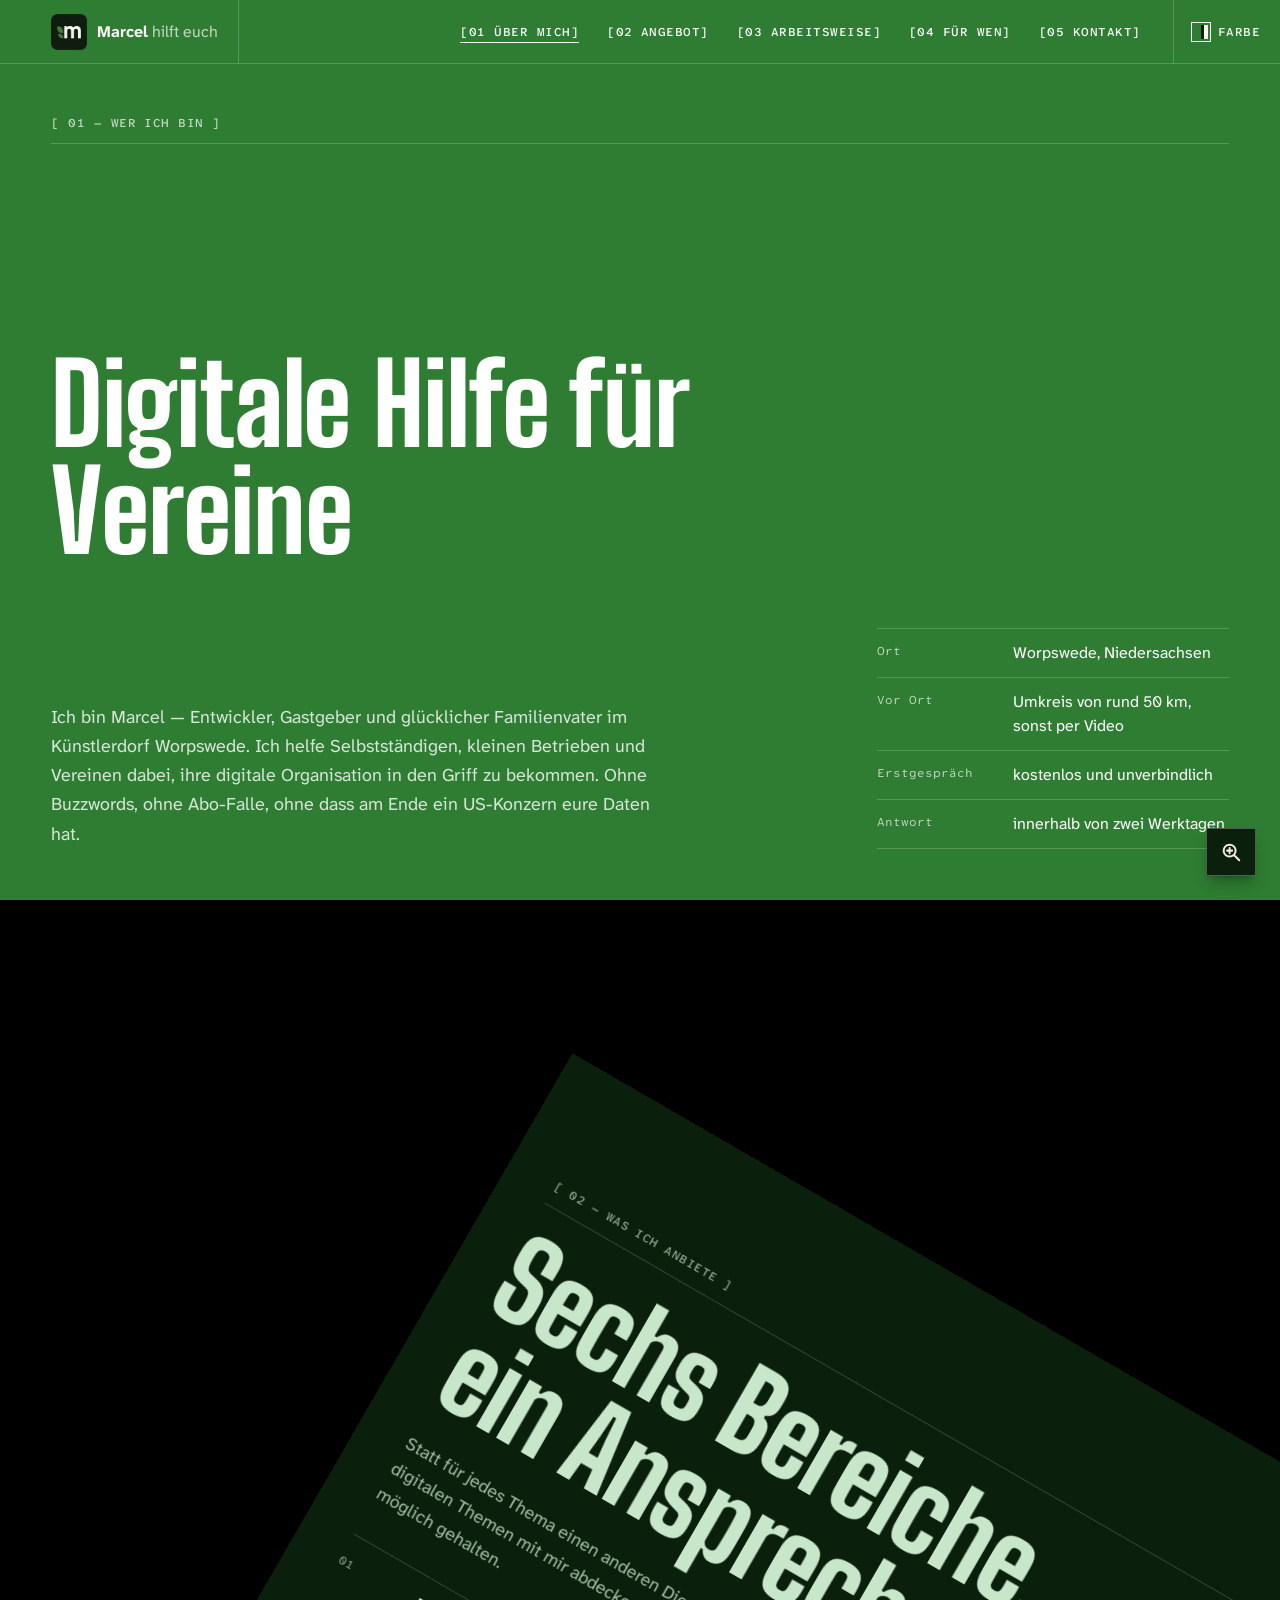
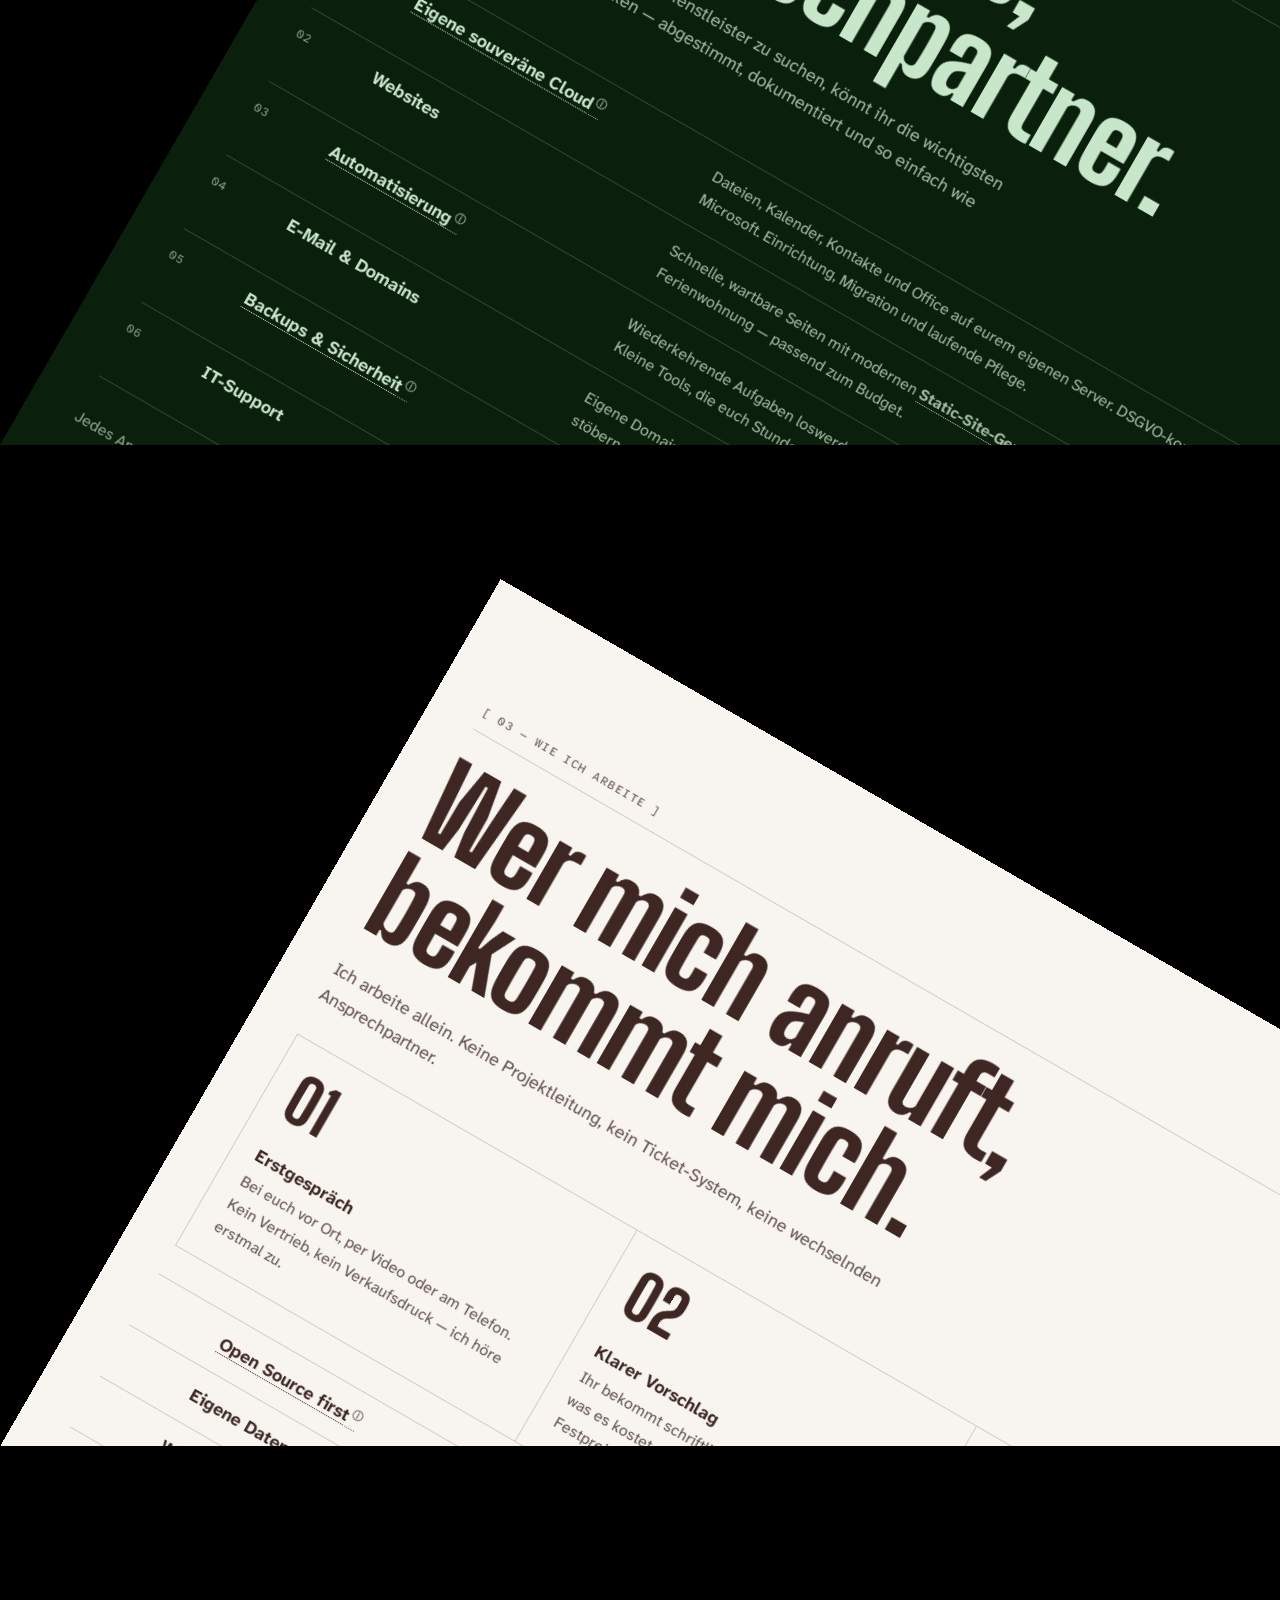
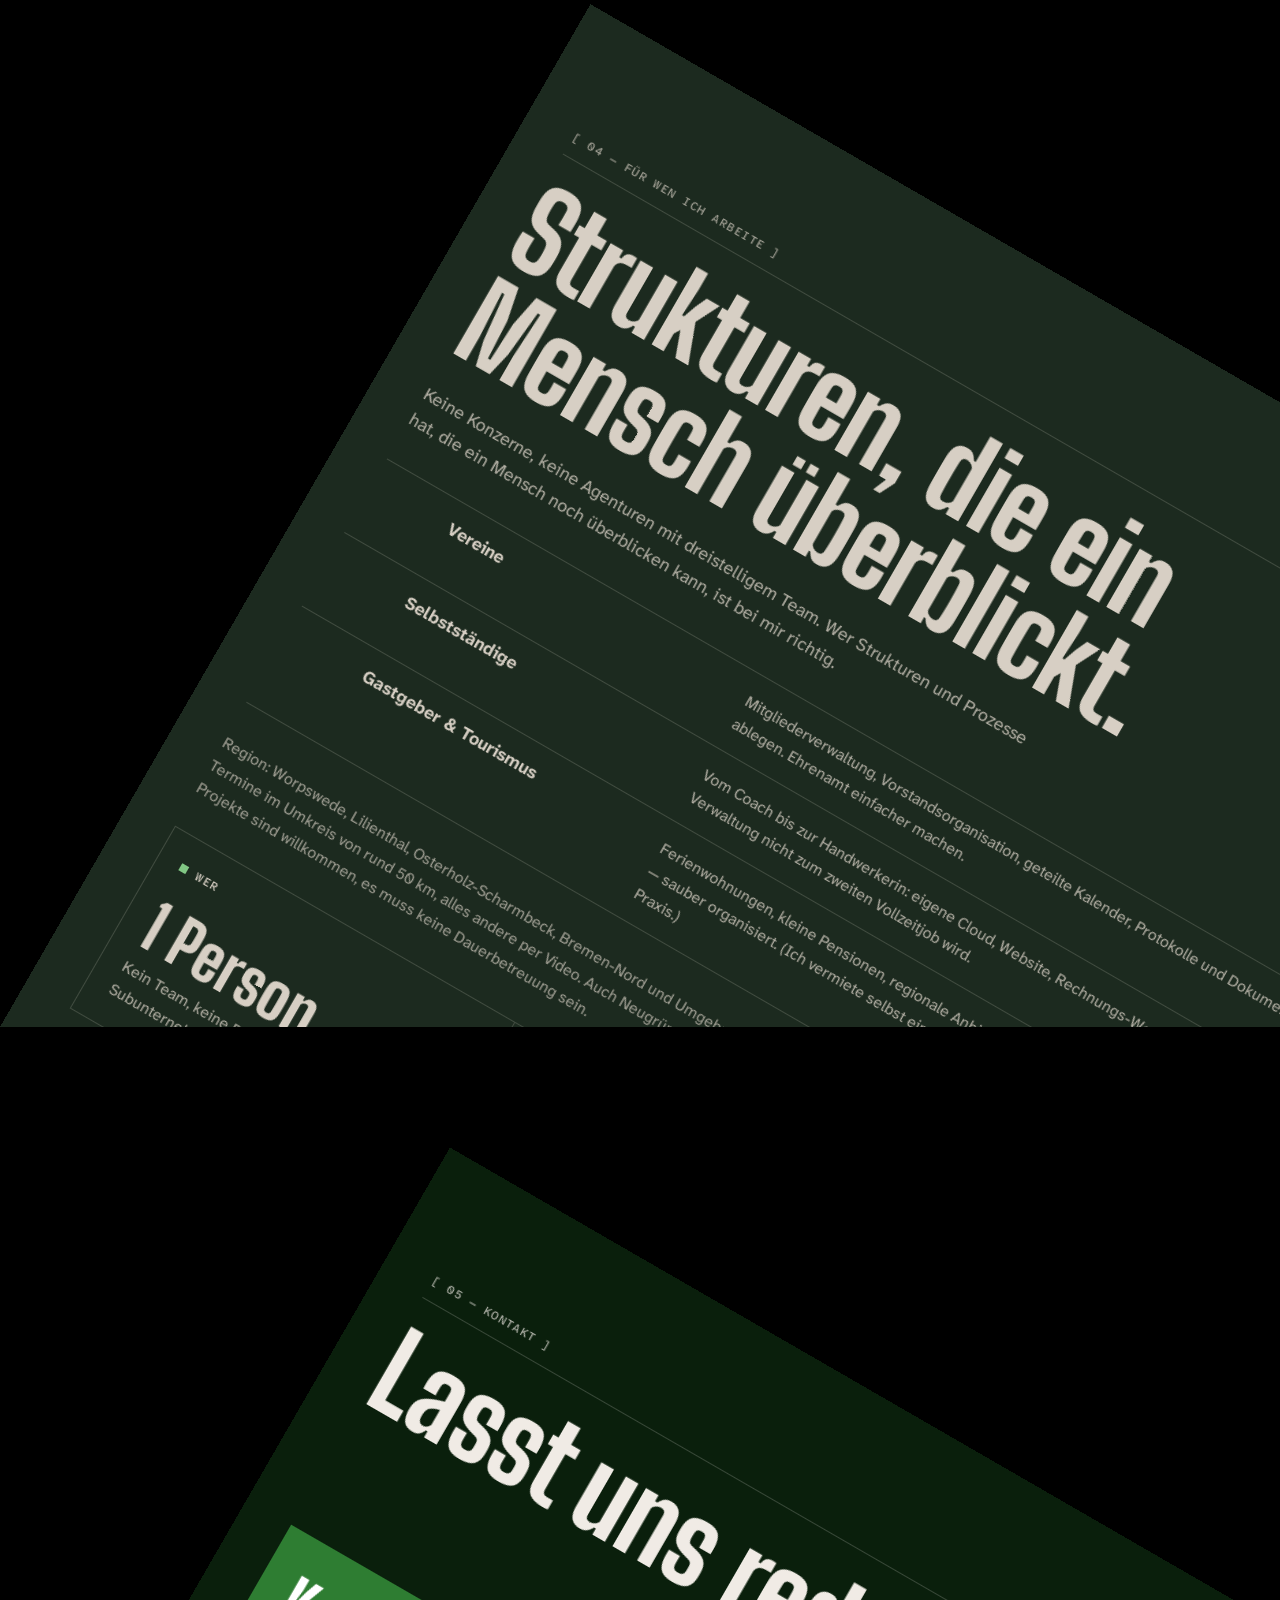
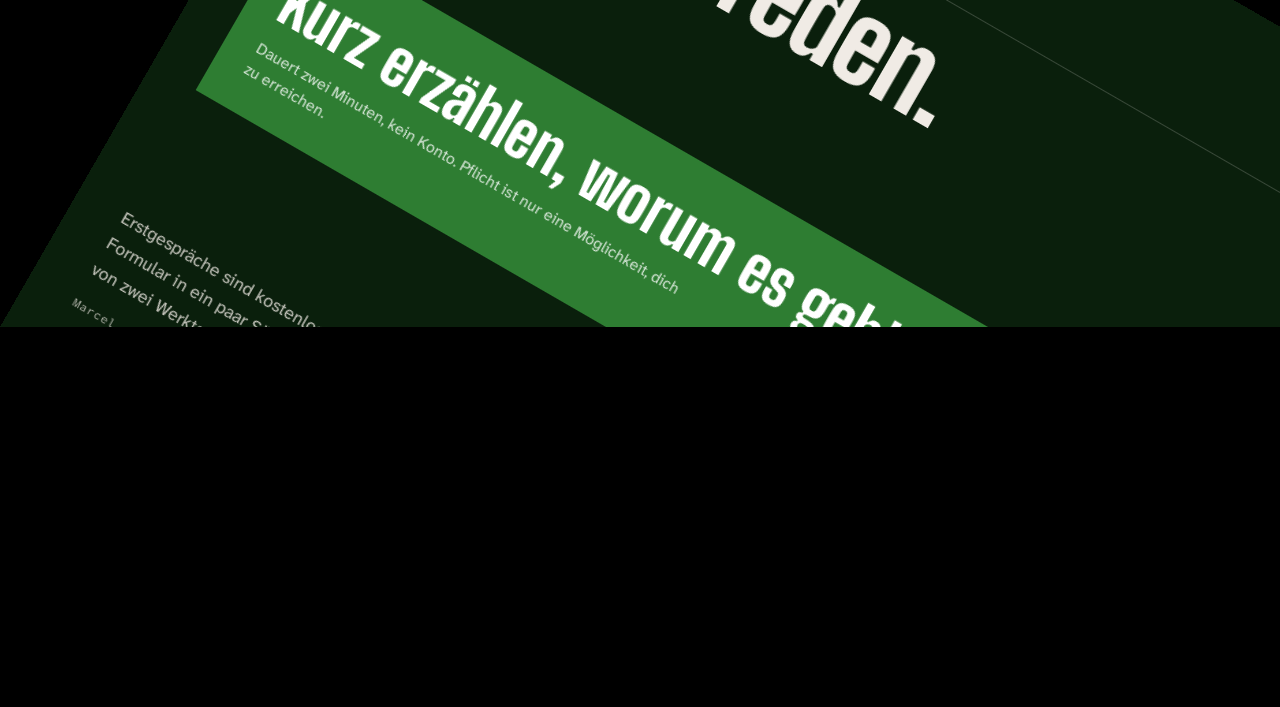
<file: index.html>
<!doctype html>
<html lang="de">
  <head>
    <meta charset="UTF-8" />
    <meta name="viewport" content="width=device-width, initial-scale=1.0" />
    <link rel="icon" href="./favicon-32.png" type="image/png" sizes="32x32" />
    <link rel="icon" href="./favicon-192.png" type="image/png" sizes="192x192" />
    <link rel="apple-touch-icon" href="./apple-touch-icon.png" />
    <script>
      // Apply the saved text size before first paint (set by TextSizeButton)
      try {
        var size = localStorage.getItem('text-size')
        if (size === '125' || size === '150') {
          document.documentElement.style.fontSize = size + '%'
          document.documentElement.setAttribute('data-text-size', size)
        }
      } catch (e) {}
    </script>
    <script>
      // Gespeichertes Farbset vor dem ersten Zeichnen anwenden (gesetzt vom Farbwähler, siehe src/lib/farbset.ts)
      try {
        var farbset = JSON.parse(localStorage.getItem('farbset') || 'null')
        var vars = farbset && farbset.vars
        if (vars) {
          for (var name in vars) {
            if (/^--c-[a-z-]+$/.test(name) && /^#[0-9a-f]{6}$/.test(vars[name])) {
              document.documentElement.style.setProperty(name, vars[name])
            }
          }
        }
      } catch (e) {}
    </script>
    <title>Marcel — Digitale Organisation für Selbstständige &amp; Vereine</title>
    <script type="module" crossorigin src="./assets/index-BE7FrrHO.js"></script>
    <link rel="stylesheet" crossorigin href="./assets/index-DMQPaK7L.css">
  </head>
  <body>
    <div id="root"></div>
  </body>
</html>
</file>
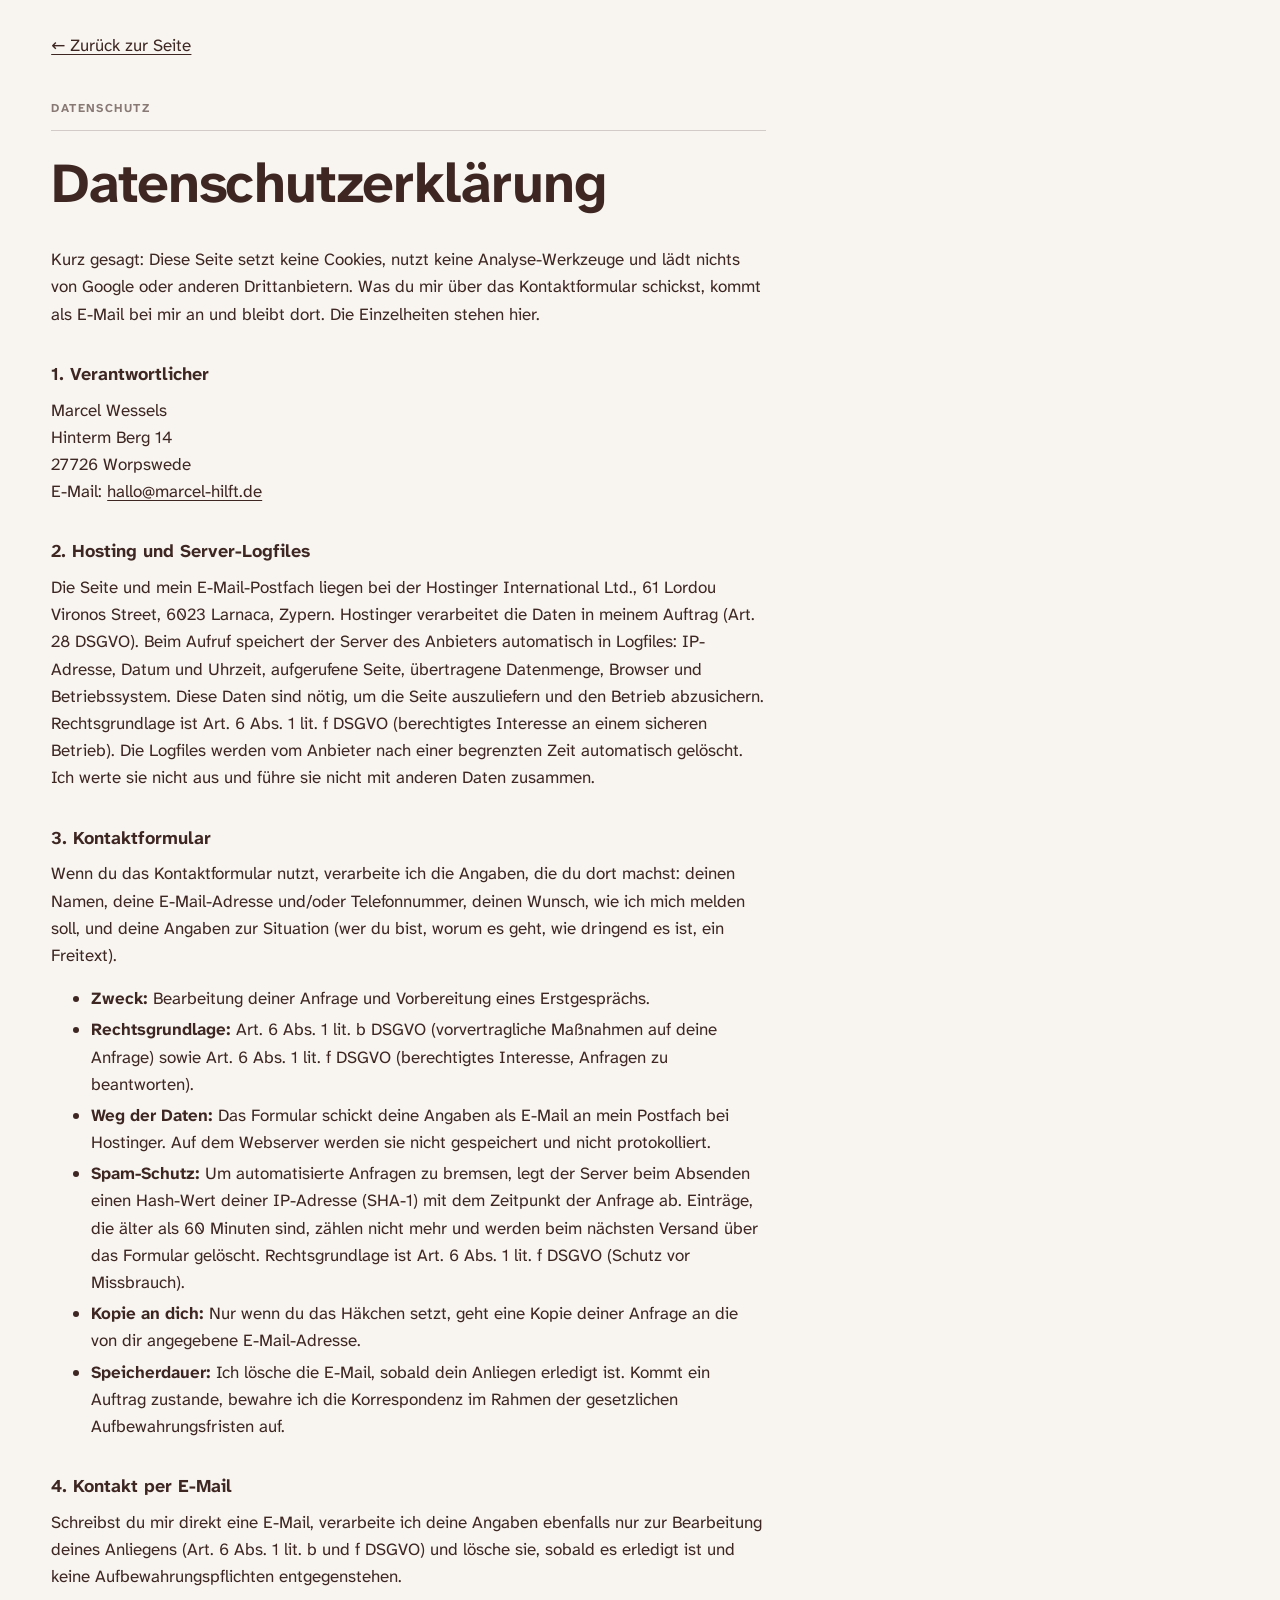
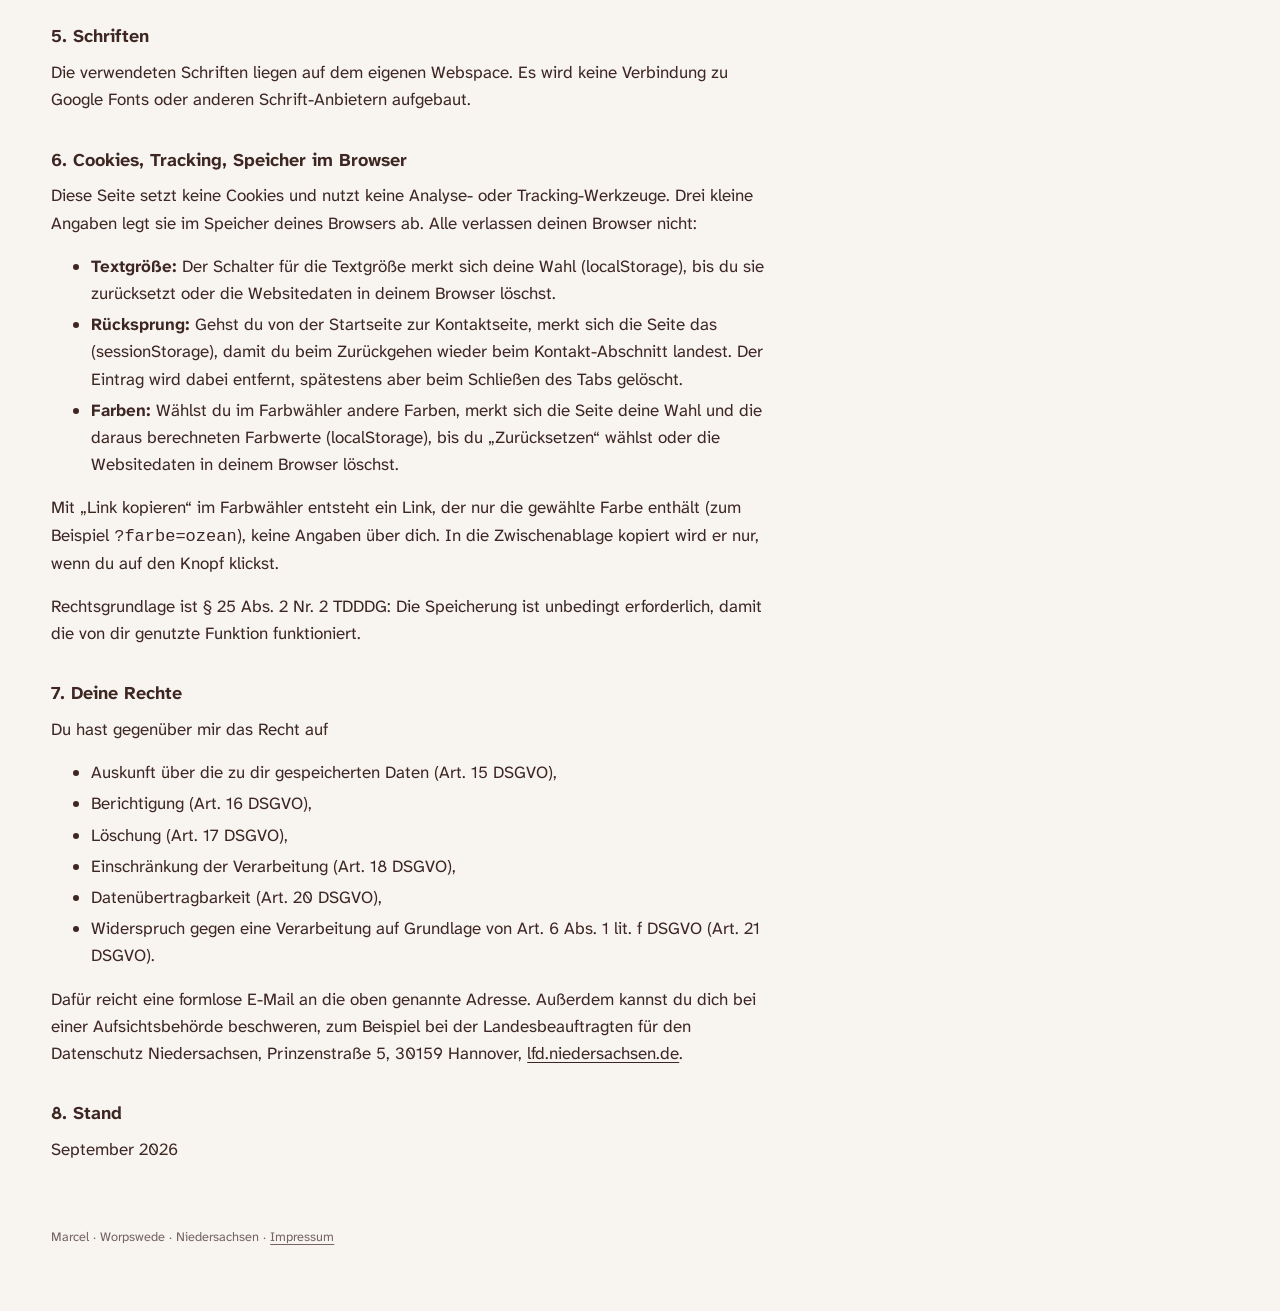
<file: datenschutz.html>
<!doctype html>
<html lang="de">
  <head>
    <meta charset="UTF-8" />
    <meta name="viewport" content="width=device-width, initial-scale=1.0" />
    <title>Datenschutz — Marcel hilft euch</title>
    <link rel="icon" href="./favicon-32.png" type="image/png" sizes="32x32" />
    <script>
      // Gespeichertes Farbset vor dem ersten Zeichnen anwenden (gesetzt vom Farbwähler, siehe src/lib/farbset.ts)
      try {
        var farbset = JSON.parse(localStorage.getItem('farbset') || 'null')
        var vars = farbset && farbset.vars
        if (vars) {
          for (var name in vars) {
            if (/^--c-[a-z-]+$/.test(name) && /^#[0-9a-f]{6}$/.test(vars[name])) {
              document.documentElement.style.setProperty(name, vars[name])
            }
          }
        }
      } catch (e) {}
    </script>
    <style>
      @font-face {
        font-family: 'Atkinson Hyperlegible Next';
        src: url('./fonts/AtkinsonHyperlegibleNext-400.woff2') format('woff2');
        font-weight: 400;
        font-display: swap;
      }
      @font-face {
        font-family: 'Atkinson Hyperlegible Next';
        src: url('./fonts/AtkinsonHyperlegibleNext-700.woff2') format('woff2');
        font-weight: 700;
        font-display: swap;
      }
      :root {
        color-scheme: light;
      }
      html {
        background: var(--c-light, #f8f5f0);
      }
      body {
        margin: 0;
        padding: 2rem 4vw 4rem;
        font-family: 'Atkinson Hyperlegible Next', ui-sans-serif, system-ui, sans-serif;
        font-size: 1.0625rem;
        line-height: 1.6;
        color: var(--c-on-light, #3e2723);
        background: var(--c-light, #f8f5f0);
      }
      main {
        max-width: 65ch;
      }
      a {
        color: inherit;
        text-decoration: underline;
        text-underline-offset: 0.2em;
      }
      a:hover {
        opacity: 0.7;
      }
      .eyebrow {
        font-size: 0.75rem;
        font-weight: 700;
        letter-spacing: 0.12em;
        text-transform: uppercase;
        opacity: 0.6;
        margin: 2.5rem 0 0.75rem;
      }
      .hairline {
        height: 1px;
        background: currentColor;
        opacity: 0.2;
        margin-bottom: 1.5rem;
      }
      h1 {
        font-size: clamp(2rem, 6vw, 3.5rem);
        line-height: 1.05;
        letter-spacing: -0.02em;
        margin: 0 0 2rem;
      }
      h2 {
        font-size: 1.125rem;
        margin: 2rem 0 0.5rem;
      }
      p,
      ul {
        margin: 0 0 1rem;
      }
      li {
        margin-bottom: 0.25rem;
      }
      .platzhalter {
        background: rgba(62, 39, 35, 0.08);
        padding: 0 0.25em;
        border-radius: 0.2em;
      }
      footer {
        margin-top: 4rem;
        font-size: 0.8rem;
        opacity: 0.7;
      }
    </style>
  </head>
  <body>
    <main>
      <a href="./">← Zurück zur Seite</a>
      <p class="eyebrow">Datenschutz</p>
      <div class="hairline"></div>
      <h1>Datenschutz&shy;erklärung</h1>

      <p>
        Kurz gesagt: Diese Seite setzt keine Cookies, nutzt keine Analyse-Werkzeuge und lädt nichts
        von Google oder anderen Drittanbietern. Was du mir über das Kontaktformular schickst, kommt
        als E-Mail bei mir an und bleibt dort. Die Einzelheiten stehen hier.
      </p>

      <h2>1. Verantwortlicher</h2>
      <p>
        Marcel Wessels<br />
        Hinterm Berg 14<br />
        27726 Worpswede<br />
        E-Mail: <a href="mailto:hallo@marcel-hilft.de">hallo@marcel-hilft.de</a>
      </p>

      <h2>2. Hosting und Server-Logfiles</h2>
      <p>
        Die Seite und mein E-Mail-Postfach liegen bei der Hostinger International Ltd., 61 Lordou
        Vironos Street, 6023 Larnaca, Zypern. Hostinger verarbeitet die Daten in meinem Auftrag
        (Art. 28 DSGVO). Beim Aufruf speichert der Server des Anbieters automatisch in Logfiles:
        IP-Adresse, Datum und Uhrzeit, aufgerufene Seite, übertragene Datenmenge, Browser und
        Betriebssystem. Diese Daten sind nötig, um die Seite auszuliefern und den Betrieb abzusichern.
        Rechtsgrundlage ist Art. 6 Abs. 1 lit. f DSGVO (berechtigtes Interesse an einem sicheren
        Betrieb). Die Logfiles werden vom Anbieter nach einer begrenzten Zeit automatisch gelöscht. Ich
        werte sie nicht aus und führe sie nicht mit anderen Daten zusammen.
      </p>

      <h2>3. Kontaktformular</h2>
      <p>
        Wenn du das Kontaktformular nutzt, verarbeite ich die Angaben, die du dort machst: deinen
        Namen, deine E-Mail-Adresse und/oder Telefonnummer, deinen Wunsch, wie ich mich melden soll,
        und deine Angaben zur Situation (wer du bist, worum es geht, wie dringend es ist, ein
        Freitext).
      </p>
      <ul>
        <li><strong>Zweck:</strong> Bearbeitung deiner Anfrage und Vorbereitung eines Erstgesprächs.</li>
        <li>
          <strong>Rechtsgrundlage:</strong> Art. 6 Abs. 1 lit. b DSGVO (vorvertragliche Maßnahmen auf
          deine Anfrage) sowie Art. 6 Abs. 1 lit. f DSGVO (berechtigtes Interesse, Anfragen zu
          beantworten).
        </li>
        <li>
          <strong>Weg der Daten:</strong> Das Formular schickt deine Angaben als E-Mail an mein Postfach
          bei Hostinger. Auf dem Webserver werden sie nicht gespeichert und nicht protokolliert.
        </li>
        <li>
          <strong>Spam-Schutz:</strong> Um automatisierte Anfragen zu bremsen, legt der Server beim
          Absenden einen Hash-Wert deiner IP-Adresse (SHA-1) mit dem Zeitpunkt der Anfrage ab. Einträge,
          die älter als 60 Minuten sind, zählen nicht mehr und werden beim nächsten Versand über das
          Formular gelöscht. Rechtsgrundlage ist Art. 6 Abs. 1 lit. f DSGVO (Schutz vor Missbrauch).
        </li>
        <li>
          <strong>Kopie an dich:</strong> Nur wenn du das Häkchen setzt, geht eine Kopie deiner Anfrage an
          die von dir angegebene E-Mail-Adresse.
        </li>
        <li>
          <strong>Speicherdauer:</strong> Ich lösche die E-Mail, sobald dein Anliegen erledigt ist. Kommt
          ein Auftrag zustande, bewahre ich die Korrespondenz im Rahmen der gesetzlichen
          Aufbewahrungsfristen auf.
        </li>
      </ul>

      <h2>4. Kontakt per E-Mail</h2>
      <p>
        Schreibst du mir direkt eine E-Mail, verarbeite ich deine Angaben ebenfalls
        nur zur Bearbeitung deines Anliegens (Art. 6 Abs. 1 lit. b und f DSGVO) und lösche sie, sobald
        es erledigt ist und keine Aufbewahrungspflichten entgegenstehen.
      </p>

      <h2>5. Schriften</h2>
      <p>
        Die verwendeten Schriften liegen auf dem eigenen Webspace. Es wird keine Verbindung zu Google
        Fonts oder anderen Schrift-Anbietern aufgebaut.
      </p>

      <h2>6. Cookies, Tracking, Speicher im Browser</h2>
      <p>
        Diese Seite setzt keine Cookies und nutzt keine Analyse- oder Tracking-Werkzeuge. Drei kleine
        Angaben legt sie im Speicher deines Browsers ab. Alle verlassen deinen Browser nicht:
      </p>
      <ul>
        <li>
          <strong>Textgröße:</strong> Der Schalter für die Textgröße merkt sich deine Wahl
          (localStorage), bis du sie zurücksetzt oder die Websitedaten in deinem Browser löschst.
        </li>
        <li>
          <strong>Rücksprung:</strong> Gehst du von der Startseite zur Kontaktseite, merkt sich die
          Seite das (sessionStorage), damit du beim Zurückgehen wieder beim Kontakt-Abschnitt landest.
          Der Eintrag wird dabei entfernt, spätestens aber beim Schließen des Tabs gelöscht.
        </li>
        <li>
          <strong>Farben:</strong> Wählst du im Farbwähler andere Farben, merkt sich die Seite deine
          Wahl und die daraus berechneten Farbwerte (localStorage), bis du „Zurücksetzen“ wählst oder
          die Websitedaten in deinem Browser löschst.
        </li>
      </ul>
      <p>
        Mit „Link kopieren“ im Farbwähler entsteht ein Link, der nur die gewählte Farbe enthält (zum
        Beispiel <code>?farbe=ozean</code>), keine Angaben über dich. In die Zwischenablage kopiert
        wird er nur, wenn du auf den Knopf klickst.
      </p>
      <p>
        Rechtsgrundlage ist § 25 Abs. 2 Nr. 2 TDDDG: Die Speicherung ist unbedingt erforderlich, damit
        die von dir genutzte Funktion funktioniert.
      </p>

      <h2>7. Deine Rechte</h2>
      <p>Du hast gegenüber mir das Recht auf</p>
      <ul>
        <li>Auskunft über die zu dir gespeicherten Daten (Art. 15 DSGVO),</li>
        <li>Berichtigung (Art. 16 DSGVO),</li>
        <li>Löschung (Art. 17 DSGVO),</li>
        <li>Einschränkung der Verarbeitung (Art. 18 DSGVO),</li>
        <li>Datenübertragbarkeit (Art. 20 DSGVO),</li>
        <li>Widerspruch gegen eine Verarbeitung auf Grundlage von Art. 6 Abs. 1 lit. f DSGVO (Art. 21 DSGVO).</li>
      </ul>
      <p>
        Dafür reicht eine formlose E-Mail an die oben genannte Adresse. Außerdem kannst du dich bei
        einer Aufsichtsbehörde beschweren, zum Beispiel bei der Landesbeauftragten für den Datenschutz
        Niedersachsen, Prinzenstraße 5, 30159 Hannover,
        <a href="https://lfd.niedersachsen.de" rel="noopener">lfd.niedersachsen.de</a>.
      </p>

      <h2>8. Stand</h2>
      <p>September 2026</p>

      <footer>
        Marcel · Worpswede · Niedersachsen · <a href="./impressum.html">Impressum</a>
      </footer>
    </main>
  </body>
</html>
</file>
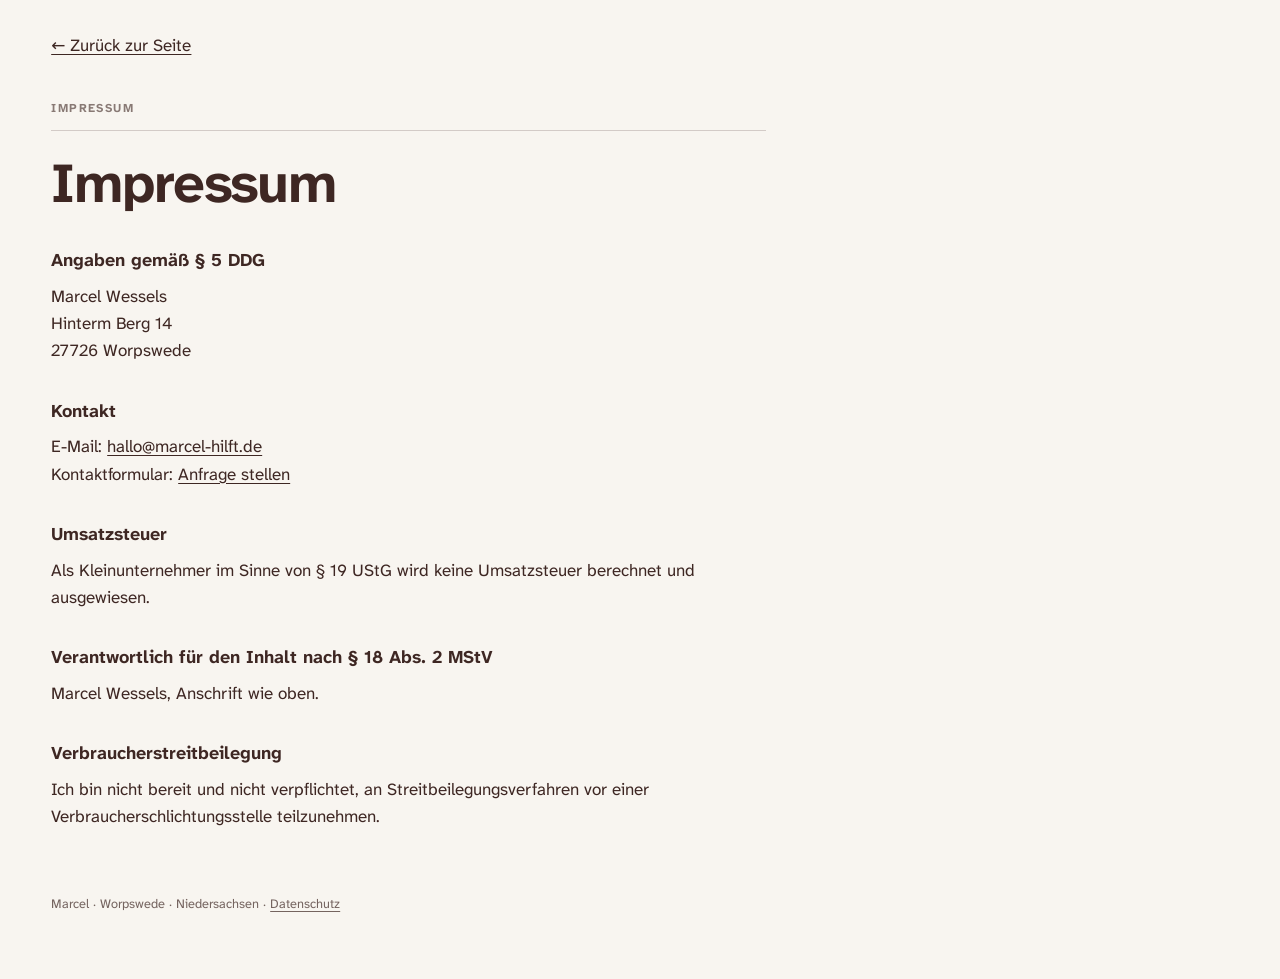
<file: impressum.html>
<!doctype html>
<html lang="de">
  <head>
    <meta charset="UTF-8" />
    <meta name="viewport" content="width=device-width, initial-scale=1.0" />
    <title>Impressum — Marcel hilft euch</title>
    <link rel="icon" href="./favicon-32.png" type="image/png" sizes="32x32" />
    <script>
      // Gespeichertes Farbset vor dem ersten Zeichnen anwenden (gesetzt vom Farbwähler, siehe src/lib/farbset.ts)
      try {
        var farbset = JSON.parse(localStorage.getItem('farbset') || 'null')
        var vars = farbset && farbset.vars
        if (vars) {
          for (var name in vars) {
            if (/^--c-[a-z-]+$/.test(name) && /^#[0-9a-f]{6}$/.test(vars[name])) {
              document.documentElement.style.setProperty(name, vars[name])
            }
          }
        }
      } catch (e) {}
    </script>
    <style>
      @font-face {
        font-family: 'Atkinson Hyperlegible Next';
        src: url('./fonts/AtkinsonHyperlegibleNext-400.woff2') format('woff2');
        font-weight: 400;
        font-display: swap;
      }
      @font-face {
        font-family: 'Atkinson Hyperlegible Next';
        src: url('./fonts/AtkinsonHyperlegibleNext-700.woff2') format('woff2');
        font-weight: 700;
        font-display: swap;
      }
      :root {
        color-scheme: light;
      }
      html {
        background: var(--c-light, #f8f5f0);
      }
      body {
        margin: 0;
        padding: 2rem 4vw 4rem;
        font-family: 'Atkinson Hyperlegible Next', ui-sans-serif, system-ui, sans-serif;
        font-size: 1.0625rem;
        line-height: 1.6;
        color: var(--c-on-light, #3e2723);
        background: var(--c-light, #f8f5f0);
      }
      main {
        max-width: 65ch;
      }
      a {
        color: inherit;
        text-decoration: underline;
        text-underline-offset: 0.2em;
      }
      a:hover {
        opacity: 0.7;
      }
      .eyebrow {
        font-size: 0.75rem;
        font-weight: 700;
        letter-spacing: 0.12em;
        text-transform: uppercase;
        opacity: 0.6;
        margin: 2.5rem 0 0.75rem;
      }
      .hairline {
        height: 1px;
        background: currentColor;
        opacity: 0.2;
        margin-bottom: 1.5rem;
      }
      h1 {
        font-size: clamp(2rem, 6vw, 3.5rem);
        line-height: 1.05;
        letter-spacing: -0.02em;
        margin: 0 0 2rem;
      }
      h2 {
        font-size: 1.125rem;
        margin: 2rem 0 0.5rem;
      }
      p {
        margin: 0 0 1rem;
      }
      .platzhalter {
        background: rgba(62, 39, 35, 0.08);
        padding: 0 0.25em;
        border-radius: 0.2em;
      }
      footer {
        margin-top: 4rem;
        font-size: 0.8rem;
        opacity: 0.7;
      }
    </style>
  </head>
  <body>
    <main>
      <a href="./">← Zurück zur Seite</a>
      <p class="eyebrow">Impressum</p>
      <div class="hairline"></div>
      <h1>Impressum</h1>

      <h2>Angaben gemäß § 5 DDG</h2>
      <p>
        Marcel Wessels<br />
        Hinterm Berg 14<br />
        27726 Worpswede
      </p>

      <h2>Kontakt</h2>
      <p>
        E-Mail: <a href="mailto:hallo@marcel-hilft.de">hallo@marcel-hilft.de</a><br />
        Kontaktformular: <a href="./kontakt">Anfrage stellen</a>
      </p>

      <h2>Umsatzsteuer</h2>
      <p>
        Als Kleinunternehmer im Sinne von § 19 UStG wird keine Umsatzsteuer berechnet und ausgewiesen.
      </p>

      <h2>Verantwortlich für den Inhalt nach § 18 Abs. 2 MStV</h2>
      <p>
        Marcel Wessels, Anschrift wie oben.
      </p>

      <h2>Verbraucherstreitbeilegung</h2>
      <p>
        Ich bin nicht bereit und nicht verpflichtet, an Streitbeilegungsverfahren vor einer
        Verbraucherschlichtungsstelle teilzunehmen.
      </p>

      <footer>
        Marcel · Worpswede · Niedersachsen · <a href="./datenschutz.html">Datenschutz</a>
      </footer>
    </main>
  </body>
</html>
</file>
<file: assets/index-DMQPaK7L.css>
/*! tailwindcss v4.3.0 | MIT License | https://tailwindcss.com */
@layer properties{@supports (((-webkit-hyphens:none)) and (not (margin-trim:inline))) or ((-moz-orient:inline) and (not (color:rgb(from red r g b)))){*,:before,:after,::backdrop{--tw-translate-x:0;--tw-translate-y:0;--tw-translate-z:0;--tw-rotate-x:initial;--tw-rotate-y:initial;--tw-rotate-z:initial;--tw-skew-x:initial;--tw-skew-y:initial;--tw-border-style:solid;--tw-leading:initial;--tw-font-weight:initial;--tw-tracking:initial;--tw-ordinal:initial;--tw-slashed-zero:initial;--tw-numeric-figure:initial;--tw-numeric-spacing:initial;--tw-numeric-fraction:initial;--tw-shadow:0 0 #0000;--tw-shadow-color:initial;--tw-shadow-alpha:100%;--tw-inset-shadow:0 0 #0000;--tw-inset-shadow-color:initial;--tw-inset-shadow-alpha:100%;--tw-ring-color:initial;--tw-ring-shadow:0 0 #0000;--tw-inset-ring-color:initial;--tw-inset-ring-shadow:0 0 #0000;--tw-ring-inset:initial;--tw-ring-offset-width:0px;--tw-ring-offset-color:#fff;--tw-ring-offset-shadow:0 0 #0000;--tw-outline-style:solid;--tw-blur:initial;--tw-brightness:initial;--tw-contrast:initial;--tw-grayscale:initial;--tw-hue-rotate:initial;--tw-invert:initial;--tw-opacity:initial;--tw-saturate:initial;--tw-sepia:initial;--tw-drop-shadow:initial;--tw-drop-shadow-color:initial;--tw-drop-shadow-alpha:100%;--tw-drop-shadow-size:initial;--tw-duration:initial;--tw-ease:initial;--tw-animation-delay:0s;--tw-animation-direction:normal;--tw-animation-duration:initial;--tw-animation-fill-mode:none;--tw-animation-iteration-count:1;--tw-enter-blur:0;--tw-enter-opacity:1;--tw-enter-rotate:0;--tw-enter-scale:1;--tw-enter-translate-x:0;--tw-enter-translate-y:0;--tw-exit-blur:0;--tw-exit-opacity:1;--tw-exit-rotate:0;--tw-exit-scale:1;--tw-exit-translate-x:0;--tw-exit-translate-y:0}}}@layer theme{:root,:host{--font-sans:ui-sans-serif, system-ui, sans-serif, "Apple Color Emoji", "Segoe UI Emoji", "Segoe UI Symbol", "Noto Color Emoji";--font-mono:"Atkinson Hyperlegible Mono", ui-monospace, monospace;--color-black:#000;--spacing:.25rem;--text-xs:.75rem;--text-xs--line-height:calc(1 / .75);--text-sm:.875rem;--text-sm--line-height:calc(1.25 / .875);--text-base:1rem;--text-base--line-height:calc(1.5 / 1);--text-lg:1.125rem;--text-lg--line-height:calc(1.75 / 1.125);--text-4xl:2.25rem;--text-4xl--line-height:calc(2.5 / 2.25);--font-weight-medium:500;--font-weight-semibold:600;--font-weight-bold:700;--font-weight-extrabold:800;--leading-tight:1.25;--leading-snug:1.375;--leading-relaxed:1.625;--radius-sm:.25rem;--ease-out:cubic-bezier(0, 0, .2, 1);--default-transition-duration:.15s;--default-transition-timing-function:cubic-bezier(.4, 0, .2, 1);--default-font-family:var(--font-sans);--default-mono-font-family:var(--font-mono);--font-display:"Big Shoulders Display", "Arial Narrow", ui-sans-serif, system-ui, sans-serif}}@layer base{*,:after,:before,::backdrop{box-sizing:border-box;border:0 solid;margin:0;padding:0}::file-selector-button{box-sizing:border-box;border:0 solid;margin:0;padding:0}html,:host{-webkit-text-size-adjust:100%;tab-size:4;line-height:1.5;font-family:var(--default-font-family,ui-sans-serif, system-ui, sans-serif, "Apple Color Emoji", "Segoe UI Emoji", "Segoe UI Symbol", "Noto Color Emoji");font-feature-settings:var(--default-font-feature-settings,normal);font-variation-settings:var(--default-font-variation-settings,normal);-webkit-tap-highlight-color:transparent}hr{height:0;color:inherit;border-top-width:1px}abbr:where([title]){-webkit-text-decoration:underline dotted;text-decoration:underline dotted}h1,h2,h3,h4,h5,h6{font-size:inherit;font-weight:inherit}a{color:inherit;-webkit-text-decoration:inherit;-webkit-text-decoration:inherit;-webkit-text-decoration:inherit;-webkit-text-decoration:inherit;text-decoration:inherit}b,strong{font-weight:bolder}code,kbd,samp,pre{font-family:var(--default-mono-font-family,ui-monospace, SFMono-Regular, Menlo, Monaco, Consolas, "Liberation Mono", "Courier New", monospace);font-feature-settings:var(--default-mono-font-feature-settings,normal);font-variation-settings:var(--default-mono-font-variation-settings,normal);font-size:1em}small{font-size:80%}sub,sup{vertical-align:baseline;font-size:75%;line-height:0;position:relative}sub{bottom:-.25em}sup{top:-.5em}table{text-indent:0;border-color:inherit;border-collapse:collapse}:-moz-focusring{outline:auto}progress{vertical-align:baseline}summary{display:list-item}ol,ul,menu{list-style:none}img,svg,video,canvas,audio,iframe,embed,object{vertical-align:middle;display:block}img,video{max-width:100%;height:auto}button,input,select,optgroup,textarea{font:inherit;font-feature-settings:inherit;font-variation-settings:inherit;letter-spacing:inherit;color:inherit;opacity:1;background-color:#0000;border-radius:0}::file-selector-button{font:inherit;font-feature-settings:inherit;font-variation-settings:inherit;letter-spacing:inherit;color:inherit;opacity:1;background-color:#0000;border-radius:0}:where(select:is([multiple],[size])) optgroup{font-weight:bolder}:where(select:is([multiple],[size])) optgroup option{padding-inline-start:20px}::file-selector-button{margin-inline-end:4px}::placeholder{opacity:1}@supports (not ((-webkit-appearance:-apple-pay-button))) or (contain-intrinsic-size:1px){::placeholder{color:currentColor}@supports (color:color-mix(in lab, red, red)){::placeholder{color:color-mix(in oklab, currentcolor 50%, transparent)}}}textarea{resize:vertical}::-webkit-search-decoration{-webkit-appearance:none}::-webkit-date-and-time-value{min-height:1lh;text-align:inherit}::-webkit-datetime-edit{display:inline-flex}::-webkit-datetime-edit-fields-wrapper{padding:0}::-webkit-datetime-edit{padding-block:0}::-webkit-datetime-edit-year-field{padding-block:0}::-webkit-datetime-edit-month-field{padding-block:0}::-webkit-datetime-edit-day-field{padding-block:0}::-webkit-datetime-edit-hour-field{padding-block:0}::-webkit-datetime-edit-minute-field{padding-block:0}::-webkit-datetime-edit-second-field{padding-block:0}::-webkit-datetime-edit-millisecond-field{padding-block:0}::-webkit-datetime-edit-meridiem-field{padding-block:0}::-webkit-calendar-picker-indicator{line-height:1}:-moz-ui-invalid{box-shadow:none}button,input:where([type=button],[type=reset],[type=submit]){appearance:button}::file-selector-button{appearance:button}::-webkit-inner-spin-button{height:auto}::-webkit-outer-spin-button{height:auto}[hidden]:where(:not([hidden=until-found])){display:none!important}}@layer components;@layer utilities{.pointer-events-none{pointer-events:none}.invisible{visibility:hidden}.sr-only{clip-path:inset(50%);white-space:nowrap;border-width:0;width:1px;height:1px;margin:-1px;padding:0;position:absolute;overflow:hidden}.absolute{position:absolute}.fixed{position:fixed}.relative{position:relative}.inset-0{inset:calc(var(--spacing) * 0)}.inset-x-0{inset-inline:calc(var(--spacing) * 0)}.top-0{top:calc(var(--spacing) * 0)}.top-4{top:calc(var(--spacing) * 4)}.top-full{top:100%}.right-0{right:calc(var(--spacing) * 0)}.right-4{right:calc(var(--spacing) * 4)}.bottom-0{bottom:calc(var(--spacing) * 0)}.bottom-4{bottom:calc(var(--spacing) * 4)}.left-0{left:calc(var(--spacing) * 0)}.z-40{z-index:40}.z-50{z-index:50}.col-start-1{grid-column-start:1}.col-start-2{grid-column-start:2}.row-start-1{grid-row-start:1}.m-0{margin:calc(var(--spacing) * 0)}.mx-auto{margin-inline:auto}.mt-1{margin-top:calc(var(--spacing) * 1)}.mt-2{margin-top:calc(var(--spacing) * 2)}.mt-3{margin-top:calc(var(--spacing) * 3)}.mt-4{margin-top:calc(var(--spacing) * 4)}.mt-5{margin-top:calc(var(--spacing) * 5)}.mt-8{margin-top:calc(var(--spacing) * 8)}.mt-10{margin-top:calc(var(--spacing) * 10)}.mt-16{margin-top:calc(var(--spacing) * 16)}.mb-1{margin-bottom:calc(var(--spacing) * 1)}.mb-2{margin-bottom:calc(var(--spacing) * 2)}.mb-3{margin-bottom:calc(var(--spacing) * 3)}.mb-6{margin-bottom:calc(var(--spacing) * 6)}.mb-8{margin-bottom:calc(var(--spacing) * 8)}.ml-\[0\.05em\]{margin-left:.05em}.ml-\[0\.15em\]{margin-left:.15em}.ml-auto{margin-left:auto}.block{display:block}.flex{display:flex}.grid{display:grid}.hidden{display:none}.inline{display:inline}.inline-block{display:inline-block}.inline-flex{display:inline-flex}.size-2{width:calc(var(--spacing) * 2);height:calc(var(--spacing) * 2)}.size-3\.5{width:calc(var(--spacing) * 3.5);height:calc(var(--spacing) * 3.5)}.size-4{width:calc(var(--spacing) * 4);height:calc(var(--spacing) * 4)}.size-5{width:calc(var(--spacing) * 5);height:calc(var(--spacing) * 5)}.size-6{width:calc(var(--spacing) * 6);height:calc(var(--spacing) * 6)}.h-0\.5{height:calc(var(--spacing) * .5)}.h-1{height:calc(var(--spacing) * 1)}.h-5{height:calc(var(--spacing) * 5)}.h-7{height:calc(var(--spacing) * 7)}.h-9{height:calc(var(--spacing) * 9)}.h-16{height:calc(var(--spacing) * 16)}.h-\[0\.8em\]{height:.8em}.h-\[48px\]{height:48px}.h-px{height:1px}.max-h-\[85vh\]{max-height:85vh}.max-h-\[calc\(100vh-5rem\)\]{max-height:calc(100vh - 5rem)}.min-h-4{min-height:calc(var(--spacing) * 4)}.min-h-10{min-height:calc(var(--spacing) * 10)}.min-h-12{min-height:calc(var(--spacing) * 12)}.min-h-14{min-height:calc(var(--spacing) * 14)}.min-h-\[4\.5rem\]{min-height:4.5rem}.min-h-screen{min-height:100vh}.w-4{width:calc(var(--spacing) * 4)}.w-7{width:calc(var(--spacing) * 7)}.w-9{width:calc(var(--spacing) * 9)}.w-10{width:calc(var(--spacing) * 10)}.w-12{width:calc(var(--spacing) * 12)}.w-\[0\.08em\]{width:.08em}.w-\[min\(24rem\,100\%\)\]{width:min(24rem,100%)}.w-full{width:100%}.max-w-\[50ch\]{max-width:50ch}.max-w-\[60ch\]{max-width:60ch}.max-w-\[60rem\]{max-width:60rem}.max-w-\[70ch\]{max-width:70ch}.min-w-0{min-width:calc(var(--spacing) * 0)}.min-w-\[48px\]{min-width:48px}.flex-1{flex:1}.shrink-0{flex-shrink:0}.grow{flex-grow:1}.-translate-y-\[2\.5px\]{--tw-translate-y:calc(2.5px * -1);translate:var(--tw-translate-x) var(--tw-translate-y)}.translate-y-0{--tw-translate-y:calc(var(--spacing) * 0);translate:var(--tw-translate-x) var(--tw-translate-y)}.translate-y-\[2\.5px\]{--tw-translate-y:2.5px;translate:var(--tw-translate-x) var(--tw-translate-y)}.translate-y-full{--tw-translate-y:100%;translate:var(--tw-translate-x) var(--tw-translate-y)}.-rotate-45{rotate:-45deg}.rotate-45{rotate:45deg}.transform{transform:var(--tw-rotate-x,) var(--tw-rotate-y,) var(--tw-rotate-z,) var(--tw-skew-x,) var(--tw-skew-y,)}.cursor-not-allowed{cursor:not-allowed}.cursor-pointer{cursor:pointer}.resize{resize:both}.appearance-none{appearance:none}.grid-cols-1{grid-template-columns:repeat(1,minmax(0,1fr))}.grid-cols-4{grid-template-columns:repeat(4,minmax(0,1fr))}.grid-cols-\[2\.5rem_1fr\]{grid-template-columns:2.5rem 1fr}.grid-cols-\[7\.5rem_1fr\]{grid-template-columns:7.5rem 1fr}.flex-col{flex-direction:column}.flex-wrap{flex-wrap:wrap}.items-baseline{align-items:baseline}.items-center{align-items:center}.items-end{align-items:flex-end}.items-start{align-items:flex-start}.items-stretch{align-items:stretch}.justify-between{justify-content:space-between}.justify-center{justify-content:center}.gap-1\.5{gap:calc(var(--spacing) * 1.5)}.gap-2{gap:calc(var(--spacing) * 2)}.gap-2\.5{gap:calc(var(--spacing) * 2.5)}.gap-3{gap:calc(var(--spacing) * 3)}.gap-4{gap:calc(var(--spacing) * 4)}.gap-5{gap:calc(var(--spacing) * 5)}.gap-6{gap:calc(var(--spacing) * 6)}.gap-7{gap:calc(var(--spacing) * 7)}.gap-8{gap:calc(var(--spacing) * 8)}.gap-10{gap:calc(var(--spacing) * 10)}.gap-\[3px\]{gap:3px}.gap-x-4{column-gap:calc(var(--spacing) * 4)}.gap-x-8{column-gap:calc(var(--spacing) * 8)}.gap-y-1{row-gap:calc(var(--spacing) * 1)}.gap-y-2{row-gap:calc(var(--spacing) * 2)}.self-start{align-self:flex-start}.justify-self-start{justify-self:flex-start}.truncate{text-overflow:ellipsis;white-space:nowrap;overflow:hidden}.overflow-hidden{overflow:hidden}.overflow-x-hidden{overflow-x:hidden}.overflow-y-auto{overflow-y:auto}.rounded-\[2px\]{border-radius:2px}.rounded-full{border-radius:3.40282e38px}.border{border-style:var(--tw-border-style);border-width:1px}.border-0{border-style:var(--tw-border-style);border-width:0}.border-t{border-top-style:var(--tw-border-style);border-top-width:1px}.border-r{border-right-style:var(--tw-border-style);border-right-width:1px}.border-b{border-bottom-style:var(--tw-border-style);border-bottom-width:1px}.border-l{border-left-style:var(--tw-border-style);border-left-width:1px}.border-\(--c-cream\),.border-\(--c-cream\)\/15{border-color:var(--c-cream)}@supports (color:color-mix(in lab, red, red)){.border-\(--c-cream\)\/15{border-color:color-mix(in oklab, var(--c-cream) 15%, transparent)}}.border-\(--c-cream\)\/20{border-color:var(--c-cream)}@supports (color:color-mix(in lab, red, red)){.border-\(--c-cream\)\/20{border-color:color-mix(in oklab, var(--c-cream) 20%, transparent)}}.border-\(--c-cream\)\/30{border-color:var(--c-cream)}@supports (color:color-mix(in lab, red, red)){.border-\(--c-cream\)\/30{border-color:color-mix(in oklab, var(--c-cream) 30%, transparent)}}.border-\(--c-deep\){border-color:var(--c-deep)}.border-\(--nav-text\)\/20{border-color:var(--nav-text)}@supports (color:color-mix(in lab, red, red)){.border-\(--nav-text\)\/20{border-color:color-mix(in oklab, var(--nav-text) 20%, transparent)}}.border-current\/20{border-color:currentColor}@supports (color:color-mix(in lab, red, red)){.border-current\/20{border-color:color-mix(in oklab, currentcolor 20%, transparent)}}.border-current\/30{border-color:currentColor}@supports (color:color-mix(in lab, red, red)){.border-current\/30{border-color:color-mix(in oklab, currentcolor 30%, transparent)}}.border-current\/40{border-color:currentColor}@supports (color:color-mix(in lab, red, red)){.border-current\/40{border-color:color-mix(in oklab, currentcolor 40%, transparent)}}.border-current\/50{border-color:currentColor}@supports (color:color-mix(in lab, red, red)){.border-current\/50{border-color:color-mix(in oklab, currentcolor 50%, transparent)}}.border-transparent{border-color:#0000}.bg-\(--c-cream\){background-color:var(--c-cream)}.bg-\(--c-deep\){background-color:var(--c-deep)}.bg-\(--nav-bg\){background-color:var(--nav-bg)}.bg-black\/50{background-color:#00000080}@supports (color:color-mix(in lab, red, red)){.bg-black\/50{background-color:color-mix(in oklab, var(--color-black) 50%, transparent)}}.bg-current{background-color:currentColor}.bg-transparent{background-color:#0000}.p-0{padding:calc(var(--spacing) * 0)}.p-1\.5{padding:calc(var(--spacing) * 1.5)}.p-3{padding:calc(var(--spacing) * 3)}.p-4{padding:calc(var(--spacing) * 4)}.p-5{padding:calc(var(--spacing) * 5)}.p-6{padding:calc(var(--spacing) * 6)}.px-3{padding-inline:calc(var(--spacing) * 3)}.px-4{padding-inline:calc(var(--spacing) * 4)}.px-5{padding-inline:calc(var(--spacing) * 5)}.px-6{padding-inline:calc(var(--spacing) * 6)}.px-8{padding-inline:calc(var(--spacing) * 8)}.px-\[4vw\]{padding-inline:4vw}.px-\[13px\]{padding-inline:13px}.py-1{padding-block:calc(var(--spacing) * 1)}.py-2{padding-block:calc(var(--spacing) * 2)}.py-3{padding-block:calc(var(--spacing) * 3)}.py-4{padding-block:calc(var(--spacing) * 4)}.py-6{padding-block:calc(var(--spacing) * 6)}.pt-0\.5{padding-top:calc(var(--spacing) * .5)}.pt-1{padding-top:calc(var(--spacing) * 1)}.pt-6{padding-top:calc(var(--spacing) * 6)}.pt-\[calc\(max\(2rem\,4vw\)_\+_4rem\)\]{padding-top:calc(max(2rem,4vw) + 4rem)}.pt-\[max\(2rem\,4vw\)\]{padding-top:max(2rem,4vw)}.pr-2{padding-right:calc(var(--spacing) * 2)}.pr-3{padding-right:calc(var(--spacing) * 3)}.pr-5{padding-right:calc(var(--spacing) * 5)}.pr-10{padding-right:calc(var(--spacing) * 10)}.pb-\[4vw\]{padding-bottom:4vw}.pl-3{padding-left:calc(var(--spacing) * 3)}.pl-\[4vw\]{padding-left:4vw}.text-center{text-align:center}.text-left{text-align:left}.text-right{text-align:right}.align-baseline{vertical-align:baseline}.align-super{vertical-align:super}.font-display{font-family:var(--font-display)}.font-mono{font-family:var(--font-mono)}.text-4xl{font-size:var(--text-4xl);line-height:var(--tw-leading,var(--text-4xl--line-height))}.text-base{font-size:var(--text-base);line-height:var(--tw-leading,var(--text-base--line-height))}.text-lg{font-size:var(--text-lg);line-height:var(--tw-leading,var(--text-lg--line-height))}.text-sm{font-size:var(--text-sm);line-height:var(--tw-leading,var(--text-sm--line-height))}.text-xs{font-size:var(--text-xs);line-height:var(--tw-leading,var(--text-xs--line-height))}.text-\[0\.6em\]{font-size:.6em}.text-\[10px\]{font-size:10px}.text-\[14px\]{font-size:14px}.text-\[clamp\(28px\,5vw\,48px\)\]{font-size:clamp(28px,5vw,48px)}.text-\[clamp\(28px\,5vw\,64px\)\]{font-size:clamp(28px,5vw,64px)}.text-\[clamp\(32px\,6vw\,72px\)\]{font-size:clamp(32px,6vw,72px)}.text-\[clamp\(40px\,5vw\,64px\)\]{font-size:clamp(40px,5vw,64px)}.text-\[clamp\(40px\,9vw\,112px\)\]{font-size:clamp(40px,9vw,112px)}.leading-\[0\.95\]{--tw-leading:.95;line-height:.95}.leading-\[1\.05\]{--tw-leading:1.05;line-height:1.05}.leading-\[inherit\]{--tw-leading:inherit;line-height:inherit}.leading-none{--tw-leading:1;line-height:1}.leading-relaxed{--tw-leading:var(--leading-relaxed);line-height:var(--leading-relaxed)}.leading-snug{--tw-leading:var(--leading-snug);line-height:var(--leading-snug)}.leading-tight{--tw-leading:var(--leading-tight);line-height:var(--leading-tight)}.font-bold{--tw-font-weight:var(--font-weight-bold);font-weight:var(--font-weight-bold)}.font-extrabold{--tw-font-weight:var(--font-weight-extrabold);font-weight:var(--font-weight-extrabold)}.font-medium{--tw-font-weight:var(--font-weight-medium);font-weight:var(--font-weight-medium)}.font-semibold{--tw-font-weight:var(--font-weight-semibold);font-weight:var(--font-weight-semibold)}.tracking-\[-0\.01em\]{--tw-tracking:-.01em;letter-spacing:-.01em}.tracking-\[0\.04em\]{--tw-tracking:.04em;letter-spacing:.04em}.whitespace-nowrap{white-space:nowrap}.text-\(--c-cream\){color:var(--c-cream)}.text-\(--c-deep\){color:var(--c-deep)}.text-\(--nav-text\){color:var(--nav-text)}.text-\[inherit\]{color:inherit}.uppercase{text-transform:uppercase}.tabular-nums{--tw-numeric-spacing:tabular-nums;font-variant-numeric:var(--tw-ordinal,) var(--tw-slashed-zero,) var(--tw-numeric-figure,) var(--tw-numeric-spacing,) var(--tw-numeric-fraction,)}.underline{text-decoration-line:underline}.decoration-dotted{text-decoration-style:dotted}.decoration-1{text-decoration-thickness:1px}.underline-offset-2{text-underline-offset:2px}.underline-offset-4{text-underline-offset:4px}.underline-offset-\[6px\]{text-underline-offset:6px}.accent-\(--c-cream\){accent-color:var(--c-cream)}.opacity-0{opacity:0}.opacity-20{opacity:.2}.opacity-50{opacity:.5}.opacity-60{opacity:.6}.opacity-70{opacity:.7}.opacity-75{opacity:.75}.opacity-80{opacity:.8}.opacity-90{opacity:.9}.opacity-100{opacity:1}.shadow-2xl{--tw-shadow:0 25px 50px -12px var(--tw-shadow-color,#00000040);box-shadow:var(--tw-inset-shadow), var(--tw-inset-ring-shadow), var(--tw-ring-offset-shadow), var(--tw-ring-shadow), var(--tw-shadow)}.shadow-lg{--tw-shadow:0 10px 15px -3px var(--tw-shadow-color,#0000001a), 0 4px 6px -4px var(--tw-shadow-color,#0000001a);box-shadow:var(--tw-inset-shadow), var(--tw-inset-ring-shadow), var(--tw-ring-offset-shadow), var(--tw-ring-shadow), var(--tw-shadow)}.shadow-black\/25{--tw-shadow-color:#00000040}@supports (color:color-mix(in lab, red, red)){.shadow-black\/25{--tw-shadow-color:color-mix(in oklab, color-mix(in oklab, var(--color-black) 25%, transparent) var(--tw-shadow-alpha), transparent)}}.shadow-black\/30{--tw-shadow-color:#0000004d}@supports (color:color-mix(in lab, red, red)){.shadow-black\/30{--tw-shadow-color:color-mix(in oklab, color-mix(in oklab, var(--color-black) 30%, transparent) var(--tw-shadow-alpha), transparent)}}.outline{outline-style:var(--tw-outline-style);outline-width:1px}.outline-offset-2{outline-offset:2px}.outline-\(--nav-text\){outline-color:var(--nav-text)}.filter{filter:var(--tw-blur,) var(--tw-brightness,) var(--tw-contrast,) var(--tw-grayscale,) var(--tw-hue-rotate,) var(--tw-invert,) var(--tw-saturate,) var(--tw-sepia,) var(--tw-drop-shadow,)}.transition{transition-property:color,background-color,border-color,outline-color,text-decoration-color,fill,stroke,--tw-gradient-from,--tw-gradient-via,--tw-gradient-to,opacity,box-shadow,transform,translate,scale,rotate,filter,-webkit-backdrop-filter,backdrop-filter,display,content-visibility,overlay,pointer-events;transition-timing-function:var(--tw-ease,var(--default-transition-timing-function));transition-duration:var(--tw-duration,var(--default-transition-duration))}.transition-\[background-color\,color\]{transition-property:background-color,color;transition-timing-function:var(--tw-ease,var(--default-transition-timing-function));transition-duration:var(--tw-duration,var(--default-transition-duration))}.transition-colors{transition-property:color,background-color,border-color,outline-color,text-decoration-color,fill,stroke,--tw-gradient-from,--tw-gradient-via,--tw-gradient-to;transition-timing-function:var(--tw-ease,var(--default-transition-timing-function));transition-duration:var(--tw-duration,var(--default-transition-duration))}.transition-opacity{transition-property:opacity;transition-timing-function:var(--tw-ease,var(--default-transition-timing-function));transition-duration:var(--tw-duration,var(--default-transition-duration))}.transition-transform{transition-property:transform,translate,scale,rotate;transition-timing-function:var(--tw-ease,var(--default-transition-timing-function));transition-duration:var(--tw-duration,var(--default-transition-duration))}.duration-300{--tw-duration:.3s;transition-duration:.3s}.duration-500{--tw-duration:.5s;transition-duration:.5s}.ease-out{--tw-ease:var(--ease-out);transition-timing-function:var(--ease-out)}.will-change-transform{will-change:transform}.outline-none{--tw-outline-style:none;outline-style:none}.select-none{-webkit-user-select:none;user-select:none}.\[--nav-bg\:var\(--c-primary\)\]{--nav-bg:var(--c-primary)}.\[--nav-text\:var\(--c-on-primary\)\]{--nav-text:var(--c-on-primary)}.running{animation-play-state:running}.not-last\:border-b:not(:last-child){border-bottom-style:var(--tw-border-style);border-bottom-width:1px}.placeholder\:opacity-50::placeholder{opacity:.5}@media (hover:hover){.hover\:border-current:hover,.hover\:border-current\/70:hover{border-color:currentColor}@supports (color:color-mix(in lab, red, red)){.hover\:border-current\/70:hover{border-color:color-mix(in oklab, currentcolor 70%, transparent)}}.hover\:bg-\(--c-cream\)\/10:hover{background-color:var(--c-cream)}@supports (color:color-mix(in lab, red, red)){.hover\:bg-\(--c-cream\)\/10:hover{background-color:color-mix(in oklab, var(--c-cream) 10%, transparent)}}.hover\:bg-\(--c-dark\):hover{background-color:var(--c-dark)}.hover\:bg-\(--nav-text\)\/10:hover{background-color:var(--nav-text)}@supports (color:color-mix(in lab, red, red)){.hover\:bg-\(--nav-text\)\/10:hover{background-color:color-mix(in oklab, var(--nav-text) 10%, transparent)}}.hover\:bg-current\/15:hover{background-color:currentColor}@supports (color:color-mix(in lab, red, red)){.hover\:bg-current\/15:hover{background-color:color-mix(in oklab, currentcolor 15%, transparent)}}.hover\:underline:hover{text-decoration-line:underline}.hover\:decoration-solid:hover{text-decoration-style:solid}.hover\:opacity-70:hover{opacity:.7}.hover\:opacity-85:hover{opacity:.85}.hover\:opacity-100:hover{opacity:1}}.focus\:border-current:focus{border-color:currentColor}.focus\:outline-2:focus{outline-style:var(--tw-outline-style);outline-width:2px}.focus\:outline-offset-2:focus{outline-offset:2px}.focus\:outline-current:focus{outline-color:currentColor}.focus\:outline-none:focus{--tw-outline-style:none;outline-style:none}.focus-visible\:rounded-sm:focus-visible{border-radius:var(--radius-sm)}.focus-visible\:underline:focus-visible{text-decoration-line:underline}.focus-visible\:underline-offset-8:focus-visible{text-underline-offset:8px}.focus-visible\:opacity-100:focus-visible{opacity:1}.focus-visible\:ring-2:focus-visible{--tw-ring-shadow:var(--tw-ring-inset,) 0 0 0 calc(2px + var(--tw-ring-offset-width)) var(--tw-ring-color,currentcolor);box-shadow:var(--tw-inset-shadow), var(--tw-inset-ring-shadow), var(--tw-ring-offset-shadow), var(--tw-ring-shadow), var(--tw-shadow)}.focus-visible\:ring-\(--c-cream\):focus-visible{--tw-ring-color:var(--c-cream)}.focus-visible\:ring-\(--c-tint\):focus-visible{--tw-ring-color:var(--c-tint)}.focus-visible\:ring-current:focus-visible{--tw-ring-color:currentcolor}.focus-visible\:ring-offset-2:focus-visible{--tw-ring-offset-width:2px;--tw-ring-offset-shadow:var(--tw-ring-inset,) 0 0 0 var(--tw-ring-offset-width) var(--tw-ring-offset-color)}.focus-visible\:ring-offset-\(--c-deep\):focus-visible{--tw-ring-offset-color:var(--c-deep)}.focus-visible\:outline-2:focus-visible{outline-style:var(--tw-outline-style);outline-width:2px}.focus-visible\:-outline-offset-4:focus-visible{outline-offset:calc(4px * -1)}.focus-visible\:outline-offset-2:focus-visible{outline-offset:2px}.focus-visible\:outline-\(--nav-text\):focus-visible{outline-color:var(--nav-text)}.focus-visible\:outline-current:focus-visible{outline-color:currentColor}.disabled\:cursor-default:disabled{cursor:default}.disabled\:cursor-wait:disabled{cursor:wait}.disabled\:opacity-40:disabled{opacity:.4}.disabled\:opacity-60:disabled{opacity:.6}@media (hover:hover){.disabled\:hover\:bg-transparent:disabled:hover{background-color:#0000}}.has-focus-visible\:ring-2:has(:focus-visible){--tw-ring-shadow:var(--tw-ring-inset,) 0 0 0 calc(2px + var(--tw-ring-offset-width)) var(--tw-ring-color,currentcolor);box-shadow:var(--tw-inset-shadow), var(--tw-inset-ring-shadow), var(--tw-ring-offset-shadow), var(--tw-ring-shadow), var(--tw-shadow)}.has-focus-visible\:ring-\(--c-cream\):has(:focus-visible){--tw-ring-color:var(--c-cream)}.has-focus-visible\:outline-2:has(:focus-visible){outline-style:var(--tw-outline-style);outline-width:2px}.has-focus-visible\:outline-offset-2:has(:focus-visible){outline-offset:2px}.has-focus-visible\:outline-current:has(:focus-visible){outline-color:currentColor}.aria-pressed\:border-\(--c-cream\)\/60[aria-pressed=true]{border-color:var(--c-cream)}@supports (color:color-mix(in lab, red, red)){.aria-pressed\:border-\(--c-cream\)\/60[aria-pressed=true]{border-color:color-mix(in oklab, var(--c-cream) 60%, transparent)}}.aria-pressed\:bg-\(--c-cream\)\/10[aria-pressed=true]{background-color:var(--c-cream)}@supports (color:color-mix(in lab, red, red)){.aria-pressed\:bg-\(--c-cream\)\/10[aria-pressed=true]{background-color:color-mix(in oklab, var(--c-cream) 10%, transparent)}}.aria-\[current\=location\]\:underline[aria-current=location]{text-decoration-line:underline}@media (prefers-reduced-motion:no-preference){.motion-safe\:animate-in{animation:enter var(--tw-animation-duration,var(--tw-duration,.15s))var(--tw-ease,ease)var(--tw-animation-delay,0s)var(--tw-animation-iteration-count,1)var(--tw-animation-direction,normal)var(--tw-animation-fill-mode,none)}.motion-safe\:duration-150{--tw-duration:.15s;transition-duration:.15s}.motion-safe\:fade-in{--tw-enter-opacity:0}@media (hover:hover){.motion-safe\:group-hover\:translate-x-\[0\.25em\]:is(:where(.group):hover *){--tw-translate-x:.25em;translate:var(--tw-translate-x) var(--tw-translate-y)}}.motion-safe\:group-focus-visible\:translate-x-\[0\.25em\]:is(:where(.group):focus-visible *){--tw-translate-x:.25em;translate:var(--tw-translate-x) var(--tw-translate-y)}}@media (prefers-reduced-motion:reduce){.motion-reduce\:transition-none{transition-property:none}}@media not all and (width>=479px){.max-\[479px\]\:sr-only{clip-path:inset(50%);white-space:nowrap;border-width:0;width:1px;height:1px;margin:-1px;padding:0;position:absolute;overflow:hidden}}@media not all and (width>=379px){.max-\[379px\]\:sr-only{clip-path:inset(50%);white-space:nowrap;border-width:0;width:1px;height:1px;margin:-1px;padding:0;position:absolute;overflow:hidden}}@media not all and (width>=325px){.max-\[325px\]\:hidden{display:none}}@media (width>=40rem){.sm\:top-0{top:calc(var(--spacing) * 0)}.sm\:right-0{right:calc(var(--spacing) * 0)}.sm\:right-6{right:calc(var(--spacing) * 6)}.sm\:bottom-0{bottom:calc(var(--spacing) * 0)}.sm\:bottom-6{bottom:calc(var(--spacing) * 6)}.sm\:left-auto{left:auto}.sm\:col-start-3{grid-column-start:3}.sm\:hidden{display:none}.sm\:max-h-none{max-height:none}.sm\:w-\[min\(440px\,92vw\)\]{width:min(440px,92vw)}.sm\:translate-x-0{--tw-translate-x:calc(var(--spacing) * 0);translate:var(--tw-translate-x) var(--tw-translate-y)}.sm\:translate-x-full{--tw-translate-x:100%;translate:var(--tw-translate-x) var(--tw-translate-y)}.sm\:translate-y-0{--tw-translate-y:calc(var(--spacing) * 0);translate:var(--tw-translate-x) var(--tw-translate-y)}.sm\:grid-cols-2{grid-template-columns:repeat(2,minmax(0,1fr))}.sm\:grid-cols-3{grid-template-columns:repeat(3,minmax(0,1fr))}.sm\:grid-cols-\[3\.5rem_16rem_1fr\]{grid-template-columns:3.5rem 16rem 1fr}.sm\:flex-row{flex-direction:row}.sm\:gap-8{gap:calc(var(--spacing) * 8)}.sm\:gap-x-6{column-gap:calc(var(--spacing) * 6)}.sm\:p-6{padding:calc(var(--spacing) * 6)}.sm\:p-8{padding:calc(var(--spacing) * 8)}.sm\:px-8{padding-inline:calc(var(--spacing) * 8)}.sm\:py-8{padding-block:calc(var(--spacing) * 8)}.sm\:not-last\:border-r:not(:last-child){border-right-style:var(--tw-border-style);border-right-width:1px}.sm\:not-last\:border-b-0:not(:last-child){border-bottom-style:var(--tw-border-style);border-bottom-width:0}}@media (width>=64rem){.lg\:flex{display:flex}.lg\:hidden{display:none}.lg\:grid-cols-\[1fr_22rem\]{grid-template-columns:1fr 22rem}.lg\:grid-cols-\[4rem_20rem_1fr\]{grid-template-columns:4rem 20rem 1fr}.lg\:gap-12{gap:calc(var(--spacing) * 12)}}@media not all and (width>=469px){html[data-text-size="125"] .text-125\:max-\[469px\]\:sr-only{clip-path:inset(50%);white-space:nowrap;border-width:0;width:1px;height:1px;margin:-1px;padding:0;position:absolute;overflow:hidden}}@media not all and (width>=407px){html[data-text-size="125"] .text-125\:max-\[407px\]\:hidden{display:none}}@media (width>=64rem){html[data-text-size="125"] .text-125\:lg\:flex{display:flex}html[data-text-size="125"] .text-125\:lg\:hidden{display:none}}@media (width>=65rem){html[data-text-size="125"] .text-125\:min-\[65rem\]\:flex{display:flex}html[data-text-size="125"] .text-125\:min-\[65rem\]\:hidden{display:none}}@media not all and (width>=561px){html[data-text-size="150"] .text-150\:max-\[561px\]\:sr-only{clip-path:inset(50%);white-space:nowrap;border-width:0;width:1px;height:1px;margin:-1px;padding:0;position:absolute;overflow:hidden}}@media not all and (width>=487px){html[data-text-size="150"] .text-150\:max-\[487px\]\:hidden{display:none}}@media not all and (width>=373px){html[data-text-size="150"] .text-150\:max-\[373px\]\:hidden{display:none}}@media (width>=64rem){html[data-text-size="150"] .text-150\:lg\:flex{display:flex}html[data-text-size="150"] .text-150\:lg\:hidden{display:none}}@media (width>=77rem){html[data-text-size="150"] .text-150\:min-\[77rem\]\:flex{display:flex}html[data-text-size="150"] .text-150\:min-\[77rem\]\:hidden{display:none}}}@property --tw-animation-delay{syntax:"*";inherits:false;initial-value:0s}@property --tw-animation-direction{syntax:"*";inherits:false;initial-value:normal}@property --tw-animation-duration{syntax:"*";inherits:false}@property --tw-animation-fill-mode{syntax:"*";inherits:false;initial-value:none}@property --tw-animation-iteration-count{syntax:"*";inherits:false;initial-value:1}@property --tw-enter-blur{syntax:"*";inherits:false;initial-value:0}@property --tw-enter-opacity{syntax:"*";inherits:false;initial-value:1}@property --tw-enter-rotate{syntax:"*";inherits:false;initial-value:0}@property --tw-enter-scale{syntax:"*";inherits:false;initial-value:1}@property --tw-enter-translate-x{syntax:"*";inherits:false;initial-value:0}@property --tw-enter-translate-y{syntax:"*";inherits:false;initial-value:0}@property --tw-exit-blur{syntax:"*";inherits:false;initial-value:0}@property --tw-exit-opacity{syntax:"*";inherits:false;initial-value:1}@property --tw-exit-rotate{syntax:"*";inherits:false;initial-value:0}@property --tw-exit-scale{syntax:"*";inherits:false;initial-value:1}@property --tw-exit-translate-x{syntax:"*";inherits:false;initial-value:0}@property --tw-exit-translate-y{syntax:"*";inherits:false;initial-value:0}@font-face{font-family:Big Shoulders Display;src:url(./BigShouldersDisplay-800-DDUD9Xuh.woff2)format("woff2");font-weight:800;font-style:normal;font-display:swap}@font-face{font-family:Atkinson Hyperlegible Next;src:url(./AtkinsonHyperlegibleNext-400-FfmJh7DR.woff2)format("woff2");font-weight:400;font-style:normal;font-display:swap}@font-face{font-family:Atkinson Hyperlegible Next;src:url(./AtkinsonHyperlegibleNext-500-gHP6TDRs.woff2)format("woff2");font-weight:500;font-style:normal;font-display:swap}@font-face{font-family:Atkinson Hyperlegible Next;src:url(./AtkinsonHyperlegibleNext-700-Dpiyiu63.woff2)format("woff2");font-weight:700;font-style:normal;font-display:swap}@font-face{font-family:Atkinson Hyperlegible Mono;src:url(./AtkinsonHyperlegibleMono-400-CmMGer93.woff2)format("woff2");font-weight:400;font-style:normal;font-display:swap}@font-face{font-family:Atkinson Hyperlegible Mono;src:url(./AtkinsonHyperlegibleMono-500-CfDLaOZW.woff2)format("woff2");font-weight:500;font-style:normal;font-display:swap}:root{--font-sans:"Atkinson Hyperlegible Next", ui-sans-serif, system-ui, sans-serif;--c-primary:#2e7d32;--c-on-primary:#fff;--c-primary-accent:#c8e6c9;--c-deep:#0a1f0c;--c-dark:#1c2a1f;--c-light:#f8f5f0;--c-on-light:#3e2723;--c-cream:#f0ebe5;--c-tint:#c8e6c9;--c-sand:#d7cfc4;--c-accent:#81c784}html,body,#root{font-family:var(--font-sans);background:#000;margin:0;padding:0}.regler{appearance:none;cursor:pointer;background:0 0;height:44px}.regler::-webkit-slider-runnable-track{background:currentColor;border-radius:3px;height:6px}@supports (color:color-mix(in lab, red, red)){.regler::-webkit-slider-runnable-track{background:color-mix(in srgb, currentColor 30%, transparent)}}.regler::-moz-range-track{background:currentColor;border-radius:3px;height:6px}@supports (color:color-mix(in lab, red, red)){.regler::-moz-range-track{background:color-mix(in srgb, currentColor 30%, transparent)}}.regler::-webkit-slider-thumb{appearance:none;border:3px solid var(--c-deep);background:currentColor;border-radius:50%;width:28px;height:28px;margin-top:-11px}.regler::-moz-range-thumb{border:3px solid var(--c-deep);background:currentColor;border-radius:50%;width:22px;height:22px}.regler:focus-visible{outline-offset:2px;border-radius:4px;outline:2px solid}@property --tw-translate-x{syntax:"*";inherits:false;initial-value:0}@property --tw-translate-y{syntax:"*";inherits:false;initial-value:0}@property --tw-translate-z{syntax:"*";inherits:false;initial-value:0}@property --tw-rotate-x{syntax:"*";inherits:false}@property --tw-rotate-y{syntax:"*";inherits:false}@property --tw-rotate-z{syntax:"*";inherits:false}@property --tw-skew-x{syntax:"*";inherits:false}@property --tw-skew-y{syntax:"*";inherits:false}@property --tw-border-style{syntax:"*";inherits:false;initial-value:solid}@property --tw-leading{syntax:"*";inherits:false}@property --tw-font-weight{syntax:"*";inherits:false}@property --tw-tracking{syntax:"*";inherits:false}@property --tw-ordinal{syntax:"*";inherits:false}@property --tw-slashed-zero{syntax:"*";inherits:false}@property --tw-numeric-figure{syntax:"*";inherits:false}@property --tw-numeric-spacing{syntax:"*";inherits:false}@property --tw-numeric-fraction{syntax:"*";inherits:false}@property --tw-shadow{syntax:"*";inherits:false;initial-value:0 0 #0000}@property --tw-shadow-color{syntax:"*";inherits:false}@property --tw-shadow-alpha{syntax:"<percentage>";inherits:false;initial-value:100%}@property --tw-inset-shadow{syntax:"*";inherits:false;initial-value:0 0 #0000}@property --tw-inset-shadow-color{syntax:"*";inherits:false}@property --tw-inset-shadow-alpha{syntax:"<percentage>";inherits:false;initial-value:100%}@property --tw-ring-color{syntax:"*";inherits:false}@property --tw-ring-shadow{syntax:"*";inherits:false;initial-value:0 0 #0000}@property --tw-inset-ring-color{syntax:"*";inherits:false}@property --tw-inset-ring-shadow{syntax:"*";inherits:false;initial-value:0 0 #0000}@property --tw-ring-inset{syntax:"*";inherits:false}@property --tw-ring-offset-width{syntax:"<length>";inherits:false;initial-value:0}@property --tw-ring-offset-color{syntax:"*";inherits:false;initial-value:#fff}@property --tw-ring-offset-shadow{syntax:"*";inherits:false;initial-value:0 0 #0000}@property --tw-outline-style{syntax:"*";inherits:false;initial-value:solid}@property --tw-blur{syntax:"*";inherits:false}@property --tw-brightness{syntax:"*";inherits:false}@property --tw-contrast{syntax:"*";inherits:false}@property --tw-grayscale{syntax:"*";inherits:false}@property --tw-hue-rotate{syntax:"*";inherits:false}@property --tw-invert{syntax:"*";inherits:false}@property --tw-opacity{syntax:"*";inherits:false}@property --tw-saturate{syntax:"*";inherits:false}@property --tw-sepia{syntax:"*";inherits:false}@property --tw-drop-shadow{syntax:"*";inherits:false}@property --tw-drop-shadow-color{syntax:"*";inherits:false}@property --tw-drop-shadow-alpha{syntax:"<percentage>";inherits:false;initial-value:100%}@property --tw-drop-shadow-size{syntax:"*";inherits:false}@property --tw-duration{syntax:"*";inherits:false}@property --tw-ease{syntax:"*";inherits:false}@keyframes enter{0%{opacity:var(--tw-enter-opacity,1);transform:translate3d(var(--tw-enter-translate-x,0),var(--tw-enter-translate-y,0),0)scale3d(var(--tw-enter-scale,1),var(--tw-enter-scale,1),var(--tw-enter-scale,1))rotate(var(--tw-enter-rotate,0));filter:blur(var(--tw-enter-blur,0))}}
</file>
